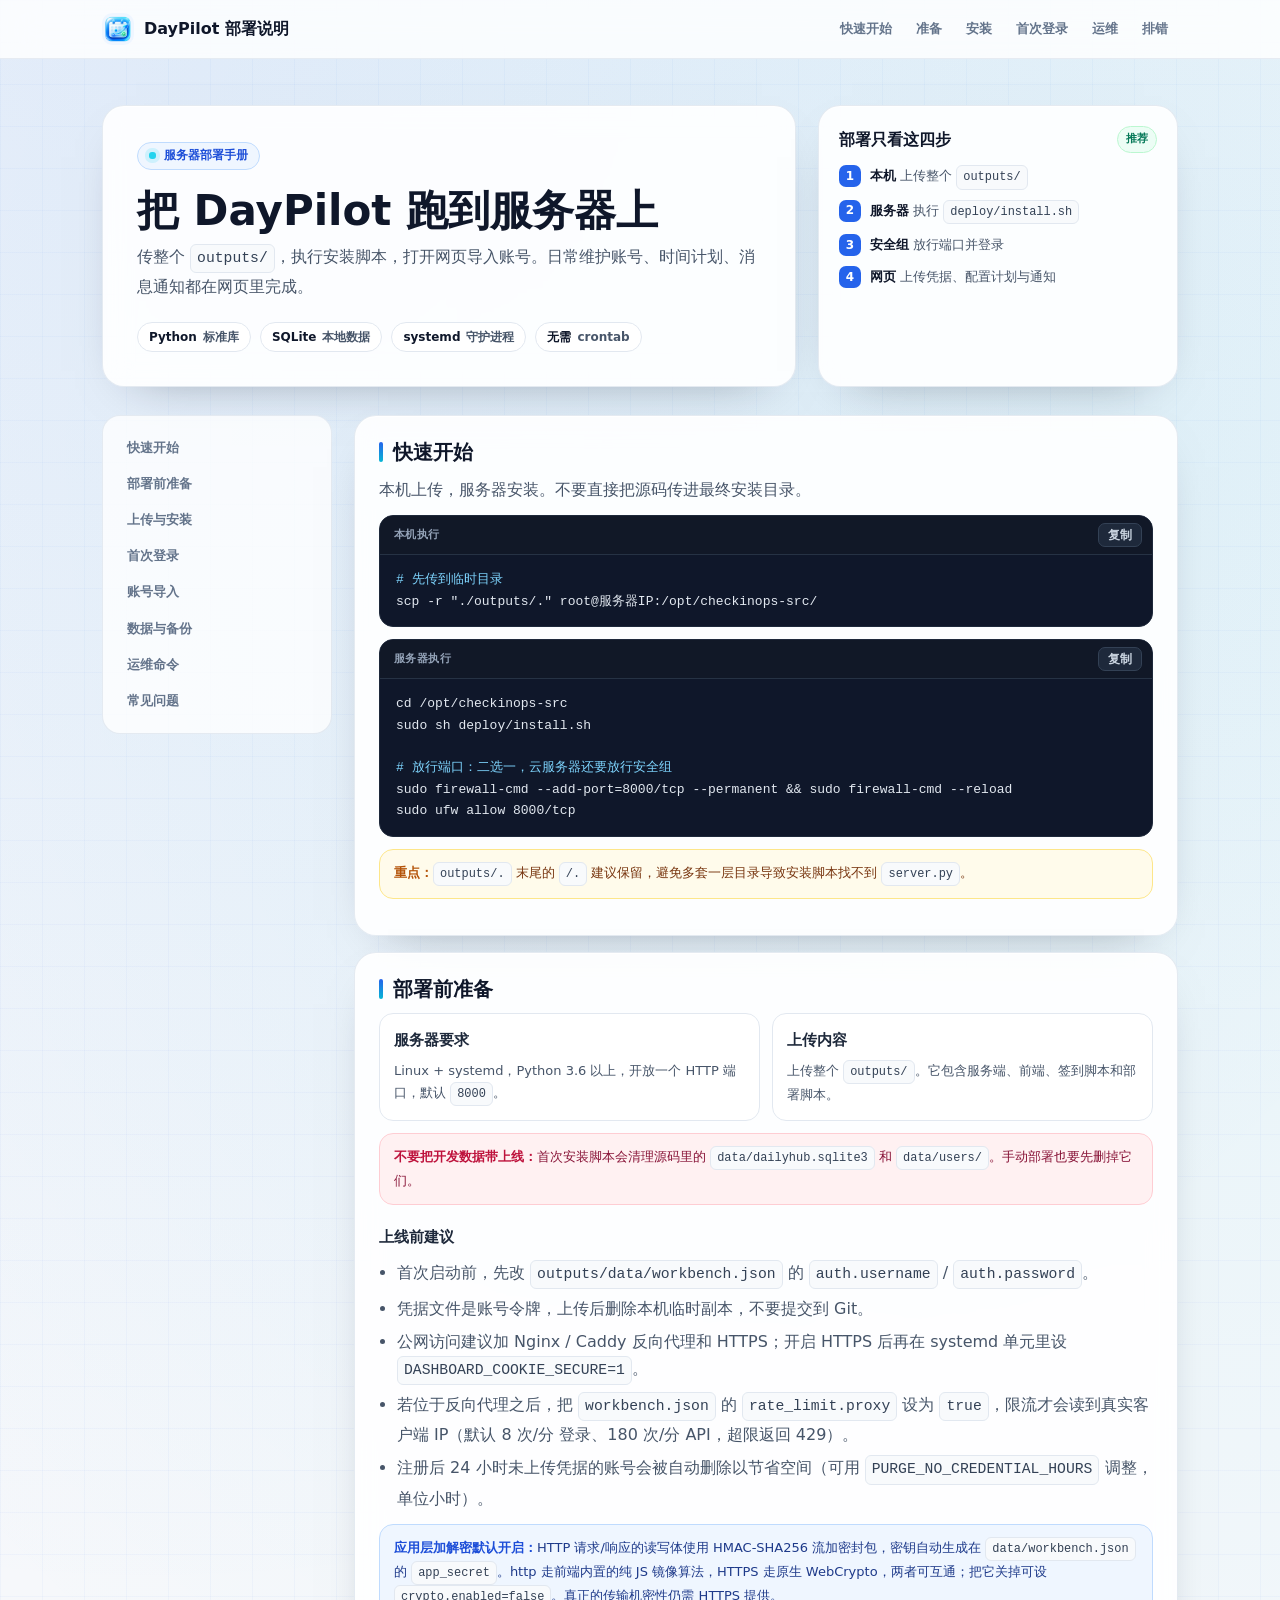
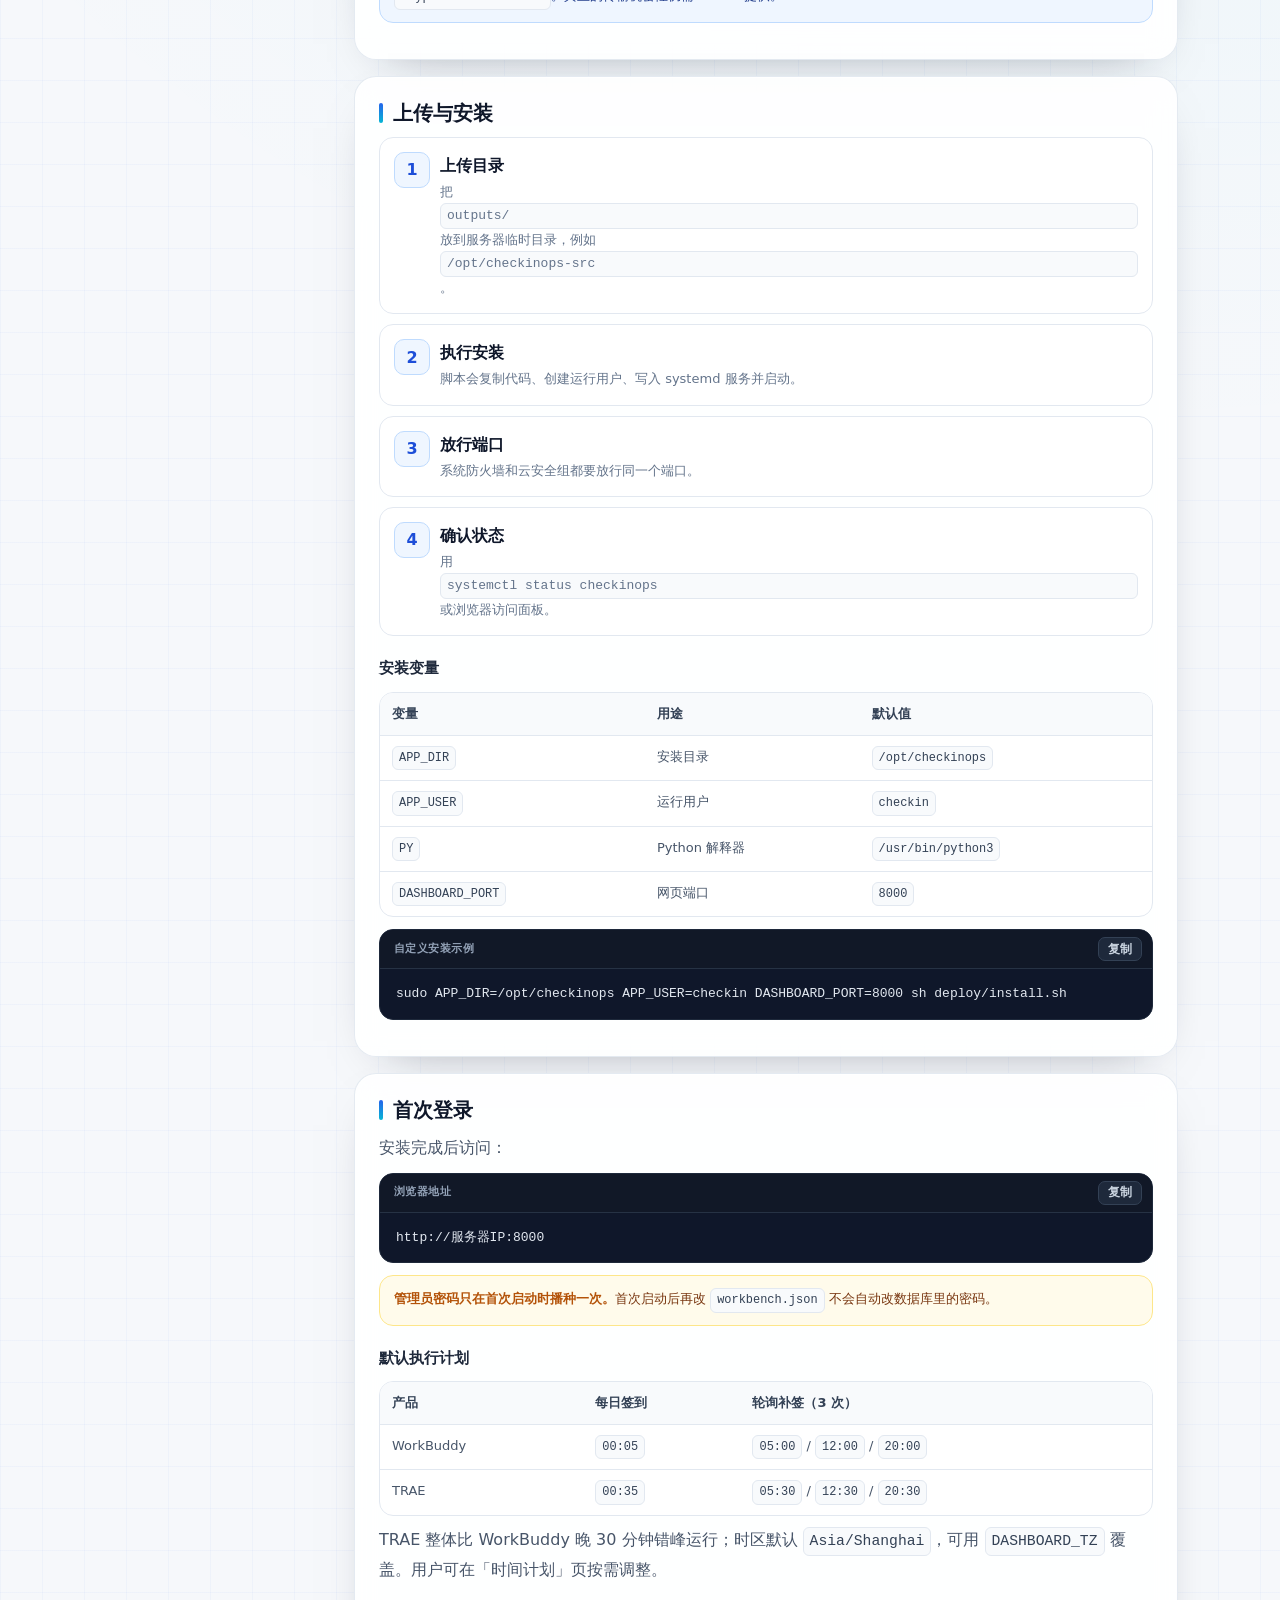
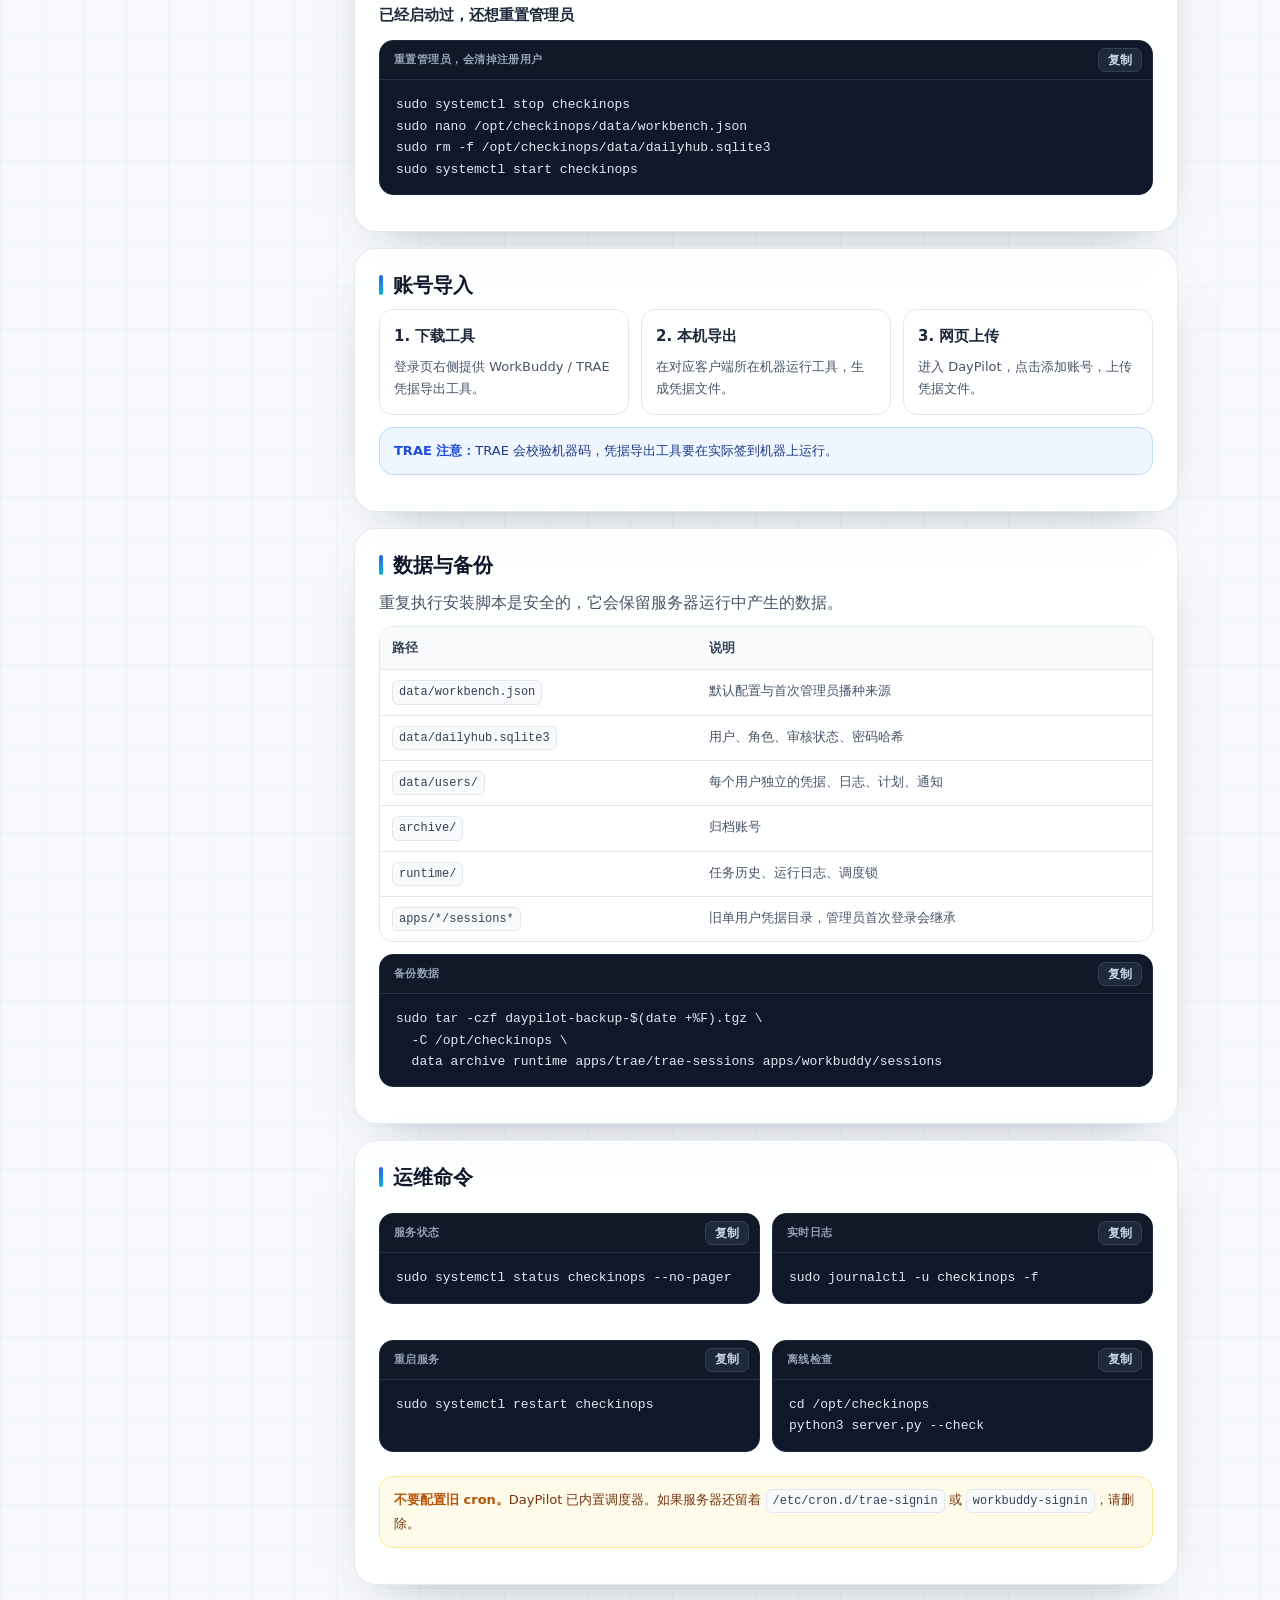
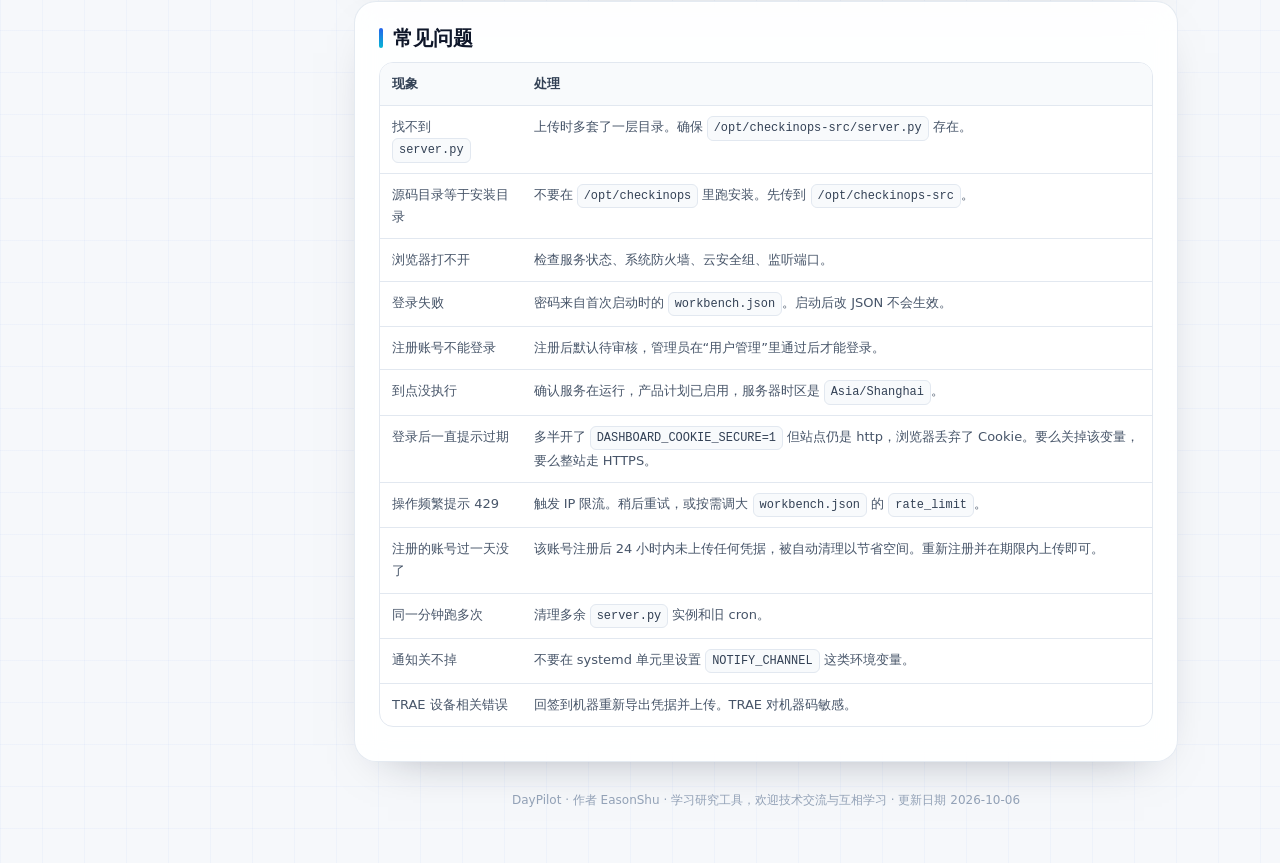
<file: outputs/系统部署说明.html>
<!doctype html>
<!-- SPDX-License-Identifier: MIT · Copyright (c) 2026 EasonShu -->
<html lang="zh-CN">
<head>
  <meta charset="utf-8">
  <meta name="viewport" content="width=device-width, initial-scale=1">
  <title>DayPilot · 系统部署说明</title>
  <style>
    :root{
      --bg:#f6f8fb;--panel:#fff;--ink:#0f172a;--sub:#475569;--muted:#94a3b8;
      --line:#e2e8f0;--blue:#2563eb;--cyan:#06b6d4;--green:#059669;
      --amber:#b45309;--rose:#e11d48;--radius:14px;
      --mono:ui-monospace,SFMono-Regular,Menlo,Monaco,Consolas,"Liberation Mono","Courier New",monospace;
      --shadow:0 18px 50px -34px rgba(15,23,42,.5);
    }
    *{box-sizing:border-box}
    html{scroll-behavior:smooth}
    body{
      margin:0;color:var(--ink);
      font-family:"Inter","Segoe UI","PingFang SC","Microsoft YaHei",system-ui,sans-serif;
      line-height:1.7;
      background:
        linear-gradient(rgba(37,99,235,.035) 1px,transparent 1px),
        linear-gradient(90deg,rgba(37,99,235,.035) 1px,transparent 1px),
        radial-gradient(circle at 12% 0%,rgba(37,99,235,.08),transparent 28%),
        radial-gradient(circle at 88% 8%,rgba(6,182,212,.08),transparent 30%),
        var(--bg);
      background-size:42px 42px,42px 42px,100% 100%,100% 100%,100% 100%;
      -webkit-font-smoothing:antialiased;
    }
    code,.k,pre{font-family:var(--mono)}
    .wrap{max-width:1120px;margin:0 auto;padding:0 22px}
    .topbar{
      position:sticky;top:0;z-index:20;background:rgba(255,255,255,.82);
      border-bottom:1px solid rgba(226,232,240,.85);backdrop-filter:blur(18px) saturate(1.1);
    }
    .topbar .wrap{height:58px;display:flex;align-items:center;justify-content:space-between;gap:18px}
    .brand{display:flex;align-items:center;gap:10px;font-weight:850}
    .brand-mark{
      width:32px;height:32px;border-radius:10px;
      background:url("./static/assets/logo-daypilot-512.png?v=1") center/cover no-repeat,#eff6ff;
      box-shadow:0 10px 22px -16px rgba(37,99,235,.8);flex:none;
    }
    nav{display:flex;align-items:center;gap:4px;overflow:auto}
    nav a,.toc-card a{
      flex:none;text-decoration:none;color:#64748b;font-size:13px;font-weight:750;
      padding:7px 10px;border-radius:9px;
    }
    nav a:hover,nav a.active,.toc-card a:hover,.toc-card a.active{color:#1d4ed8;background:#eff6ff}
    header.hero{padding:46px 0 28px}
    .hero-grid{display:grid;grid-template-columns:minmax(0,1.2fr) 360px;gap:22px;align-items:stretch}
    .hero-card,.quick-card,.section{
      background:rgba(255,255,255,.9);border:1px solid rgba(226,232,240,.9);
      border-radius:22px;box-shadow:var(--shadow),inset 0 1px 0 rgba(255,255,255,.82);
      backdrop-filter:blur(14px);
    }
    .hero-card{padding:34px}
    .eyebrow{
      display:inline-flex;align-items:center;gap:8px;height:28px;padding:0 11px;
      border-radius:999px;background:#eff6ff;border:1px solid #bfdbfe;color:#1d4ed8;
      font-size:12px;font-weight:850;
    }
    .eyebrow::before{content:"";width:7px;height:7px;border-radius:3px;background:#22d3ee;box-shadow:0 0 0 4px rgba(34,211,238,.16)}
    h1{margin:18px 0 10px;font-size:42px;line-height:1.08;font-weight:900}
    .lead{max-width:720px;margin:0;color:var(--sub);font-size:16px}
    .chips{display:flex;flex-wrap:wrap;gap:9px;margin-top:22px}
    .chip{
      display:inline-flex;align-items:center;gap:6px;height:30px;padding:0 11px;
      border:1px solid var(--line);border-radius:999px;background:#fff;color:#475569;
      font-size:12px;font-weight:750;
    }
    .chip b{color:#0f172a}
    .quick-card{padding:20px}
    .quick-title{display:flex;align-items:center;justify-content:space-between;gap:10px;margin-bottom:12px}
    .quick-title h2{margin:0;font-size:16px;font-weight:900}
    .tag{font-size:11px;font-weight:850;border-radius:999px;padding:3px 8px;background:#ecfdf5;color:#047857;border:1px solid #bbf7d0}
    .mini-list{display:grid;gap:10px;margin:0;padding:0;list-style:none}
    .mini-list li{display:grid;grid-template-columns:22px 1fr;gap:9px;align-items:start;color:#475569;font-size:13px}
    .mini-list b{color:#0f172a}
    .num{width:22px;height:22px;border-radius:7px;background:#2563eb;color:#fff;display:grid;place-items:center;font-size:12px;font-weight:900}
    main{padding:0 0 54px}
    .layout{display:grid;grid-template-columns:230px minmax(0,1fr);gap:22px;align-items:start}
    aside.toc{position:sticky;top:78px}
    .toc-card{padding:14px;border-radius:18px;background:rgba(255,255,255,.78);border:1px solid rgba(226,232,240,.9)}
    .toc-card a{display:block}
    .content{display:grid;gap:16px}
    .section{padding:24px;scroll-margin-top:80px}
    .section h2{margin:0 0 12px;font-size:20px;line-height:1.2;font-weight:900;display:flex;align-items:center;gap:10px}
    .section h2::before{content:"";width:4px;height:20px;border-radius:99px;background:linear-gradient(180deg,var(--blue),var(--cyan))}
    .section h3{margin:20px 0 8px;font-size:15px;font-weight:900;color:#1e293b}
    .section p{margin:8px 0;color:#475569}
    .grid-2{display:grid;grid-template-columns:repeat(2,minmax(0,1fr));gap:12px}
    .grid-3{display:grid;grid-template-columns:repeat(3,minmax(0,1fr));gap:12px}
    .card{border:1px solid var(--line);border-radius:14px;background:#fff;padding:14px}
    .card h3{margin:0 0 6px}.card p{font-size:13px;margin:0}
    .steps{display:grid;gap:10px;counter-reset:step;margin-top:12px}
    .step{counter-increment:step;display:grid;grid-template-columns:34px 1fr;gap:12px;border:1px solid var(--line);border-radius:14px;background:#fff;padding:14px}
    .step::before{content:counter(step);width:34px;height:34px;border-radius:10px;background:#eff6ff;color:#1d4ed8;display:grid;place-items:center;font-weight:900;border:1px solid #bfdbfe}
    .step b{display:block;margin-bottom:2px}.step span{display:block;color:#64748b;font-size:13px}
    .callout{margin:12px 0;padding:12px 14px;border-radius:14px;border:1px solid #bfdbfe;background:#eff6ff;color:#1e3a8a;font-size:13px}
    .callout strong{color:#1d4ed8}.callout.warn{background:#fffbeb;border-color:#fde68a;color:#78350f}.callout.warn strong{color:#b45309}
    .callout.danger{background:#fff1f2;border-color:#fecdd3;color:#881337}.callout.danger strong{color:#be123c}
    .k{display:inline-block;background:#f8fafc;border:1px solid var(--line);border-radius:6px;padding:1px 6px;color:#334155;font-size:.92em;white-space:nowrap}
    .cmd{margin:12px 0;border-radius:14px;overflow:hidden;background:#0f172a;border:1px solid #1e293b}
    .cmd-head{min-height:36px;display:flex;align-items:center;justify-content:space-between;gap:12px;padding:7px 10px 7px 14px;background:#111827;border-bottom:1px solid #263244}
    .cmd-label{font-size:11px;color:#94a3b8;font-weight:850;letter-spacing:.04em;text-transform:uppercase}
    .copy{border:1px solid #334155;background:#1e293b;color:#cbd5e1;height:24px;padding:0 9px;border-radius:7px;font-size:12px;font-weight:800;cursor:pointer}
    .copy:hover,.copy.done{background:#2563eb;border-color:#2563eb;color:#fff}
    pre{margin:0;padding:14px 16px;overflow:auto;color:#e2e8f0;font-size:13px;line-height:1.65;white-space:pre}
    pre .c{color:#7dd3fc}
    table{width:100%;border-collapse:separate;border-spacing:0;margin:10px 0;border:1px solid var(--line);border-radius:14px;overflow:hidden;background:#fff}
    th,td{padding:10px 12px;text-align:left;vertical-align:top;border-bottom:1px solid var(--line);font-size:13px}
    th{background:#f8fafc;color:#334155;font-weight:900}tr:last-child td{border-bottom:0}td{color:#475569}
    ul.clean{margin:8px 0;padding-left:18px;color:#475569}ul.clean li{margin:6px 0}
    .footer{padding:0 0 40px;color:#94a3b8;font-size:12px;text-align:center}
    @media (max-width:900px){
      .hero-grid,.layout{grid-template-columns:1fr}aside.toc{position:static}.toc-card{display:flex;overflow:auto;gap:4px}.toc-card a{flex:none}h1{font-size:34px}
    }
    @media (max-width:640px){
      .wrap{padding:0 14px}.topbar .wrap{height:auto;min-height:56px;align-items:flex-start;flex-direction:column;padding-top:10px;padding-bottom:10px}
      .hero-card,.quick-card,.section{border-radius:18px;padding:18px}.grid-2,.grid-3{grid-template-columns:1fr}h1{font-size:29px}nav{width:100%}
    }
    @media print{body{background:#fff}.topbar,aside.toc,.copy{display:none}.layout,.hero-grid{display:block}.section,.hero-card,.quick-card{box-shadow:none;break-inside:avoid}}
  </style>
</head>
<body>
  <div class="topbar">
    <div class="wrap">
      <div class="brand"><span class="brand-mark" aria-hidden="true"></span><span>DayPilot 部署说明</span></div>
      <nav aria-label="顶部导航">
        <a href="#quick">快速开始</a><a href="#prepare">准备</a><a href="#install">安装</a><a href="#first-login">首次登录</a><a href="#ops">运维</a><a href="#faq">排错</a>
      </nav>
    </div>
  </div>

  <header class="hero">
    <div class="wrap hero-grid">
      <section class="hero-card">
        <span class="eyebrow">服务器部署手册</span>
        <h1>把 DayPilot 跑到服务器上</h1>
        <p class="lead">传整个 <span class="k">outputs/</span>，执行安装脚本，打开网页导入账号。日常维护账号、时间计划、消息通知都在网页里完成。</p>
        <div class="chips">
          <span class="chip"><b>Python</b> 标准库</span><span class="chip"><b>SQLite</b> 本地数据</span><span class="chip"><b>systemd</b> 守护进程</span><span class="chip"><b>无需</b> crontab</span>
        </div>
      </section>
      <aside class="quick-card">
        <div class="quick-title"><h2>部署只看这四步</h2><span class="tag">推荐</span></div>
        <ol class="mini-list">
          <li><span class="num">1</span><span><b>本机</b> 上传整个 <span class="k">outputs/</span></span></li>
          <li><span class="num">2</span><span><b>服务器</b> 执行 <span class="k">deploy/install.sh</span></span></li>
          <li><span class="num">3</span><span><b>安全组</b> 放行端口并登录</span></li>
          <li><span class="num">4</span><span><b>网页</b> 上传凭据、配置计划与通知</span></li>
        </ol>
      </aside>
    </div>
  </header>

  <main class="wrap layout">
    <aside class="toc">
      <div class="toc-card">
        <a href="#quick">快速开始</a><a href="#prepare">部署前准备</a><a href="#install">上传与安装</a><a href="#first-login">首次登录</a><a href="#accounts">账号导入</a><a href="#data">数据与备份</a><a href="#ops">运维命令</a><a href="#faq">常见问题</a>
      </div>
    </aside>

    <div class="content">
      <section id="quick" class="section">
        <h2>快速开始</h2>
        <p>本机上传，服务器安装。不要直接把源码传进最终安装目录。</p>
        <div class="cmd"><div class="cmd-head"><span class="cmd-label">本机执行</span><button class="copy" type="button">复制</button></div><pre><span class="c"># 先传到临时目录</span>
scp -r "./outputs/." root@服务器IP:/opt/checkinops-src/</pre></div>
        <div class="cmd"><div class="cmd-head"><span class="cmd-label">服务器执行</span><button class="copy" type="button">复制</button></div><pre>cd /opt/checkinops-src
sudo sh deploy/install.sh

<span class="c"># 放行端口：二选一，云服务器还要放行安全组</span>
sudo firewall-cmd --add-port=8000/tcp --permanent &amp;&amp; sudo firewall-cmd --reload
sudo ufw allow 8000/tcp</pre></div>
        <div class="callout warn"><strong>重点：</strong><span class="k">outputs/.</span> 末尾的 <span class="k">/.</span> 建议保留，避免多套一层目录导致安装脚本找不到 <span class="k">server.py</span>。</div>
      </section>

      <section id="prepare" class="section">
        <h2>部署前准备</h2>
        <div class="grid-2">
          <div class="card"><h3>服务器要求</h3><p>Linux + systemd，Python 3.6 以上，开放一个 HTTP 端口，默认 <span class="k">8000</span>。</p></div>
          <div class="card"><h3>上传内容</h3><p>上传整个 <span class="k">outputs/</span>。它包含服务端、前端、签到脚本和部署脚本。</p></div>
        </div>
        <div class="callout danger"><strong>不要把开发数据带上线：</strong>首次安装脚本会清理源码里的 <span class="k">data/dailyhub.sqlite3</span> 和 <span class="k">data/users/</span>。手动部署也要先删掉它们。</div>
        <h3>上线前建议</h3>
        <ul class="clean">
          <li>首次启动前，先改 <span class="k">outputs/data/workbench.json</span> 的 <span class="k">auth.username</span> / <span class="k">auth.password</span>。</li>
          <li>凭据文件是账号令牌，上传后删除本机临时副本，不要提交到 Git。</li>
          <li>公网访问建议加 Nginx / Caddy 反向代理和 HTTPS；开启 HTTPS 后再在 systemd 单元里设 <span class="k">DASHBOARD_COOKIE_SECURE=1</span>。</li>
          <li>若位于反向代理之后，把 <span class="k">workbench.json</span> 的 <span class="k">rate_limit.proxy</span> 设为 <span class="k">true</span>，限流才会读到真实客户端 IP（默认 8 次/分 登录、180 次/分 API，超限返回 429）。</li>
          <li>注册后 24 小时未上传凭据的账号会被自动删除以节省空间（可用 <span class="k">PURGE_NO_CREDENTIAL_HOURS</span> 调整，单位小时）。</li>
        </ul>
        <div class="callout"><strong>应用层加解密默认开启：</strong>HTTP 请求/响应的读写体使用 HMAC-SHA256 流加密封包，密钥自动生成在 <span class="k">data/workbench.json</span> 的 <span class="k">app_secret</span>。http 走前端内置的纯 JS 镜像算法，HTTPS 走原生 WebCrypto，两者可互通；把它关掉可设 <span class="k">crypto.enabled=false</span>。真正的传输机密性仍需 HTTPS 提供。</div>
      </section>

      <section id="install" class="section">
        <h2>上传与安装</h2>
        <div class="steps">
          <div class="step"><div><b>上传目录</b><span>把 <span class="k">outputs/</span> 放到服务器临时目录，例如 <span class="k">/opt/checkinops-src</span>。</span></div></div>
          <div class="step"><div><b>执行安装</b><span>脚本会复制代码、创建运行用户、写入 systemd 服务并启动。</span></div></div>
          <div class="step"><div><b>放行端口</b><span>系统防火墙和云安全组都要放行同一个端口。</span></div></div>
          <div class="step"><div><b>确认状态</b><span>用 <span class="k">systemctl status checkinops</span> 或浏览器访问面板。</span></div></div>
        </div>
        <h3>安装变量</h3>
        <table>
          <thead><tr><th>变量</th><th>用途</th><th>默认值</th></tr></thead>
          <tbody>
            <tr><td><span class="k">APP_DIR</span></td><td>安装目录</td><td><span class="k">/opt/checkinops</span></td></tr>
            <tr><td><span class="k">APP_USER</span></td><td>运行用户</td><td><span class="k">checkin</span></td></tr>
            <tr><td><span class="k">PY</span></td><td>Python 解释器</td><td><span class="k">/usr/bin/python3</span></td></tr>
            <tr><td><span class="k">DASHBOARD_PORT</span></td><td>网页端口</td><td><span class="k">8000</span></td></tr>
          </tbody>
        </table>
        <div class="cmd"><div class="cmd-head"><span class="cmd-label">自定义安装示例</span><button class="copy" type="button">复制</button></div><pre>sudo APP_DIR=/opt/checkinops APP_USER=checkin DASHBOARD_PORT=8000 sh deploy/install.sh</pre></div>
      </section>

      <section id="first-login" class="section">
        <h2>首次登录</h2>
        <p>安装完成后访问：</p>
        <div class="cmd"><div class="cmd-head"><span class="cmd-label">浏览器地址</span><button class="copy" type="button">复制</button></div><pre>http://服务器IP:8000</pre></div>
        <div class="callout warn"><strong>管理员密码只在首次启动时播种一次。</strong>首次启动后再改 <span class="k">workbench.json</span> 不会自动改数据库里的密码。</div>
        <h3>默认执行计划</h3>
        <table>
          <thead><tr><th>产品</th><th>每日签到</th><th>轮询补签（3 次）</th></tr></thead>
          <tbody>
            <tr><td>WorkBuddy</td><td><span class="k">00:05</span></td><td><span class="k">05:00</span> / <span class="k">12:00</span> / <span class="k">20:00</span></td></tr>
            <tr><td>TRAE</td><td><span class="k">00:35</span></td><td><span class="k">05:30</span> / <span class="k">12:30</span> / <span class="k">20:30</span></td></tr>
          </tbody>
        </table>
        <p>TRAE 整体比 WorkBuddy 晚 30 分钟错峰运行；时区默认 <span class="k">Asia/Shanghai</span>，可用 <span class="k">DASHBOARD_TZ</span> 覆盖。用户可在「时间计划」页按需调整。</p>
        <h3>已经启动过，还想重置管理员</h3>
        <div class="cmd"><div class="cmd-head"><span class="cmd-label">重置管理员，会清掉注册用户</span><button class="copy" type="button">复制</button></div><pre>sudo systemctl stop checkinops
sudo nano /opt/checkinops/data/workbench.json
sudo rm -f /opt/checkinops/data/dailyhub.sqlite3
sudo systemctl start checkinops</pre></div>
      </section>

      <section id="accounts" class="section">
        <h2>账号导入</h2>
        <div class="grid-3">
          <div class="card"><h3>1. 下载工具</h3><p>登录页右侧提供 WorkBuddy / TRAE 凭据导出工具。</p></div>
          <div class="card"><h3>2. 本机导出</h3><p>在对应客户端所在机器运行工具，生成凭据文件。</p></div>
          <div class="card"><h3>3. 网页上传</h3><p>进入 DayPilot，点击添加账号，上传凭据文件。</p></div>
        </div>
        <div class="callout"><strong>TRAE 注意：</strong>TRAE 会校验机器码，凭据导出工具要在实际签到机器上运行。</div>
      </section>

      <section id="data" class="section">
        <h2>数据与备份</h2>
        <p>重复执行安装脚本是安全的，它会保留服务器运行中产生的数据。</p>
        <table>
          <thead><tr><th>路径</th><th>说明</th></tr></thead>
          <tbody>
            <tr><td><span class="k">data/workbench.json</span></td><td>默认配置与首次管理员播种来源</td></tr>
            <tr><td><span class="k">data/dailyhub.sqlite3</span></td><td>用户、角色、审核状态、密码哈希</td></tr>
            <tr><td><span class="k">data/users/</span></td><td>每个用户独立的凭据、日志、计划、通知</td></tr>
            <tr><td><span class="k">archive/</span></td><td>归档账号</td></tr>
            <tr><td><span class="k">runtime/</span></td><td>任务历史、运行日志、调度锁</td></tr>
            <tr><td><span class="k">apps/*/sessions*</span></td><td>旧单用户凭据目录，管理员首次登录会继承</td></tr>
          </tbody>
        </table>
        <div class="cmd"><div class="cmd-head"><span class="cmd-label">备份数据</span><button class="copy" type="button">复制</button></div><pre>sudo tar -czf daypilot-backup-$(date +%F).tgz \
  -C /opt/checkinops \
  data archive runtime apps/trae/trae-sessions apps/workbuddy/sessions</pre></div>
      </section>

      <section id="ops" class="section">
        <h2>运维命令</h2>
        <div class="grid-2">
          <div class="cmd"><div class="cmd-head"><span class="cmd-label">服务状态</span><button class="copy" type="button">复制</button></div><pre>sudo systemctl status checkinops --no-pager</pre></div>
          <div class="cmd"><div class="cmd-head"><span class="cmd-label">实时日志</span><button class="copy" type="button">复制</button></div><pre>sudo journalctl -u checkinops -f</pre></div>
          <div class="cmd"><div class="cmd-head"><span class="cmd-label">重启服务</span><button class="copy" type="button">复制</button></div><pre>sudo systemctl restart checkinops</pre></div>
          <div class="cmd"><div class="cmd-head"><span class="cmd-label">离线检查</span><button class="copy" type="button">复制</button></div><pre>cd /opt/checkinops
python3 server.py --check</pre></div>
        </div>
        <div class="callout warn"><strong>不要配置旧 cron。</strong>DayPilot 已内置调度器。如果服务器还留着 <span class="k">/etc/cron.d/trae-signin</span> 或 <span class="k">workbuddy-signin</span>，请删除。</div>
      </section>

      <section id="faq" class="section">
        <h2>常见问题</h2>
        <table>
          <thead><tr><th>现象</th><th>处理</th></tr></thead>
          <tbody>
            <tr><td>找不到 <span class="k">server.py</span></td><td>上传时多套了一层目录。确保 <span class="k">/opt/checkinops-src/server.py</span> 存在。</td></tr>
            <tr><td>源码目录等于安装目录</td><td>不要在 <span class="k">/opt/checkinops</span> 里跑安装。先传到 <span class="k">/opt/checkinops-src</span>。</td></tr>
            <tr><td>浏览器打不开</td><td>检查服务状态、系统防火墙、云安全组、监听端口。</td></tr>
            <tr><td>登录失败</td><td>密码来自首次启动时的 <span class="k">workbench.json</span>。启动后改 JSON 不会生效。</td></tr>
            <tr><td>注册账号不能登录</td><td>注册后默认待审核，管理员在“用户管理”里通过后才能登录。</td></tr>
            <tr><td>到点没执行</td><td>确认服务在运行，产品计划已启用，服务器时区是 <span class="k">Asia/Shanghai</span>。</td></tr>
            <tr><td>登录后一直提示过期</td><td>多半开了 <span class="k">DASHBOARD_COOKIE_SECURE=1</span> 但站点仍是 http，浏览器丢弃了 Cookie。要么关掉该变量，要么整站走 HTTPS。</td></tr>
            <tr><td>操作频繁提示 429</td><td>触发 IP 限流。稍后重试，或按需调大 <span class="k">workbench.json</span> 的 <span class="k">rate_limit</span>。</td></tr>
            <tr><td>注册的账号过一天没了</td><td>该账号注册后 24 小时内未上传任何凭据，被自动清理以节省空间。重新注册并在期限内上传即可。</td></tr>
            <tr><td>同一分钟跑多次</td><td>清理多余 <span class="k">server.py</span> 实例和旧 cron。</td></tr>
            <tr><td>通知关不掉</td><td>不要在 systemd 单元里设置 <span class="k">NOTIFY_CHANNEL</span> 这类环境变量。</td></tr>
            <tr><td>TRAE 设备相关错误</td><td>回签到机器重新导出凭据并上传。TRAE 对机器码敏感。</td></tr>
          </tbody>
        </table>
      </section>

      <p class="footer">DayPilot · 作者 EasonShu · 学习研究工具，欢迎技术交流与互相学习 · 更新日期 2026-10-06</p>
    </div>
  </main>

  <script>
    (function(){
      function setDone(btn,text){var old=btn.textContent;btn.textContent=text;btn.classList.add("done");setTimeout(function(){btn.textContent=old;btn.classList.remove("done");},1300)}
      function fallback(text,btn){var ta=document.createElement("textarea");ta.value=text;ta.setAttribute("readonly","");ta.style.position="fixed";ta.style.left="-9999px";document.body.appendChild(ta);ta.select();try{document.execCommand("copy");setDone(btn,"已复制")}catch(e){setDone(btn,"手动复制")}document.body.removeChild(ta)}
      document.querySelectorAll(".cmd").forEach(function(box){var btn=box.querySelector(".copy");var pre=box.querySelector("pre");if(!btn||!pre)return;btn.addEventListener("click",function(){var text=pre.innerText.replace(/\u00a0/g," ");if(navigator.clipboard&&window.isSecureContext){navigator.clipboard.writeText(text).then(function(){setDone(btn,"已复制")},function(){fallback(text,btn)})}else{fallback(text,btn)}})});
      var links=Array.prototype.slice.call(document.querySelectorAll("nav a,.toc-card a"));
      var targets=links.map(function(a){return document.querySelector(a.getAttribute("href"))});
      function paint(){var y=window.scrollY+92;var id="";targets.forEach(function(t){if(t&&t.offsetTop<=y)id="#"+t.id});links.forEach(function(a){a.classList.toggle("active",a.getAttribute("href")===id)})}
      window.addEventListener("scroll",paint,{passive:true});window.addEventListener("resize",paint);paint();
    })();
  </script>
</body>
</html>
</file>
